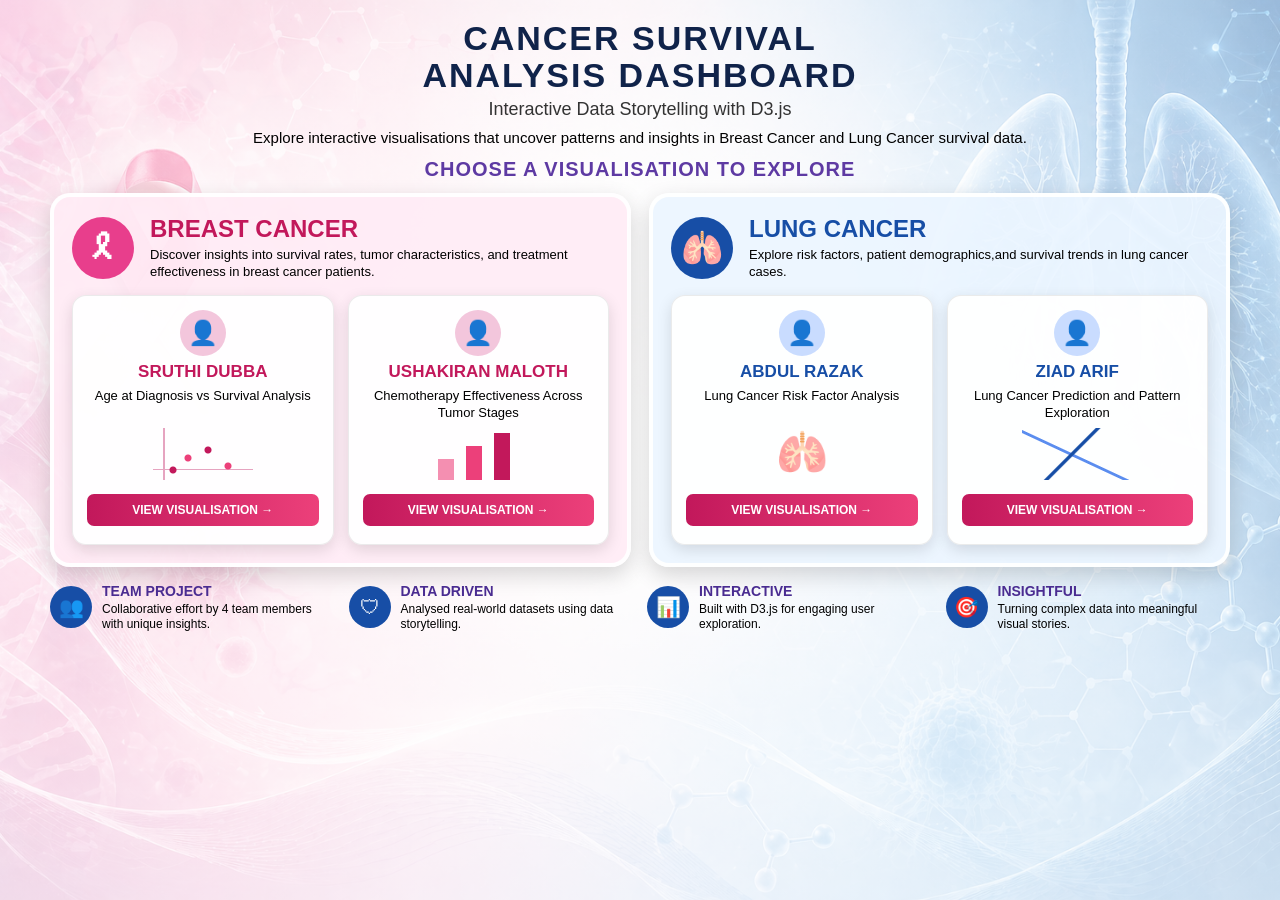
<file: index.html>
<!DOCTYPE html>
<html lang="en">
<head>
<meta charset="UTF-8">
<title>Cancer Survival Analysis Dashboard</title>
<link rel="stylesheet" href="home.css">
</head>

<body>

<section class="hero">

    <div class="hero-overlay">

        <h1>Cancer Survival<br>Analysis Dashboard</h1>
        <p class="subtitle">Interactive Data Storytelling with D3.js</p>

        <p class="description">
            Explore interactive visualisations that uncover patterns and insights
            in Breast Cancer and Lung Cancer survival data.
        </p>

        <h2 class="choose-title">Choose a Visualisation to Explore</h2>

        <div class="main-grid">

            <!-- BREAST CANCER -->
            <div class="cancer-card breast">

                <div class="section-header">
                    <div class="big-icon">🎗</div>
                    <div>
                        <h2>Breast Cancer</h2>
                        <p>
                            Discover insights into survival rates, tumor characteristics,
                            and treatment effectiveness in breast cancer patients.
                        </p>
                    </div>
                </div>

                <div class="member-grid">

                    <div class="member-card">
                        <div class="avatar">👤</div>
                        <h3>Sruthi Dubba</h3>
                        <p>Age at Diagnosis vs Survival Analysis</p>
                        <div class="mini-chart scatter"></div>
                        <button onclick="window.location.href='S3544788_Sruthi_Dubba/Sto1.html'">
                            View Visualisation →
                        </button>
                    </div>

                    <div class="member-card">
                        <div class="avatar">👤</div>
                        <h3>Ushakiran Maloth</h3>
                        <p>Chemotherapy Effectiveness Across Tumor Stages</p>
                        <div class="mini-chart bars"></div>
                        <button onclick="window.location.href='S3387109_UshaKiran_Maloth/index.html'">
                            View Visualisation →
                        </button>
                    </div>

                </div>
            </div>

            <!-- LUNG CANCER -->
            <div class="cancer-card lung">

                <div class="section-header">
                    <div class="big-icon lung-icon">🫁</div>
                    <div>
                        <h2>Lung Cancer</h2>
                        <p>
                            Explore risk factors, patient demographics,and survival trends in lung cancer cases.
                        </p>
                    </div>
                </div>

                <div class="member-grid">

                    <div class="member-card">
                        <div class="avatar blue">👤</div>
                        <h3>Abdul Razak</h3>
                        <p>Lung Cancer Risk Factor Analysis</p>
                        <div class="mini-chart lung-mini">🫁</div>
                        <button  onclick="window.location.href='Abdul_Razak/interface2.html'">
                            View Visualisation →
                        </button>
                    </div>

                    <div class="member-card">
                        <div class="avatar blue">👤</div>
                        <h3>Ziad Arif</h3>
                        <p>Lung Cancer Prediction and Pattern Exploration</p>
                        <div class="mini-chart line"></div>
                        <button onclick="window.location.href='Ziad_Arif/interface3.html'">
                            View Visualisation →
                        </button>
                    </div>

                </div>

            </div>

        </div>

        <div class="features">

            <div class="feature-box">
                <div class="feature-icon">👥</div>
                <div>
                    <h3>Team Project</h3>
                    <p>Collaborative effort by 4 team members with unique insights.</p>
                </div>
            </div>

            <div class="feature-box">
                <div class="feature-icon">🛡</div>
                <div>
                    <h3>Data Driven</h3>
                    <p>Analysed real-world datasets using data storytelling.</p>
                </div>
            </div>

            <div class="feature-box">
                <div class="feature-icon">📊</div>
                <div>
                    <h3>Interactive</h3>
                    <p>Built with D3.js for engaging user exploration.</p>
                </div>
            </div>

            <div class="feature-box">
                <div class="feature-icon">🎯</div>
                <div>
                    <h3>Insightful</h3>
                    <p>Turning complex data into meaningful visual stories.</p>
                </div>
            </div>

        </div>

    </div>

</section>

</body>
</html>
</file>
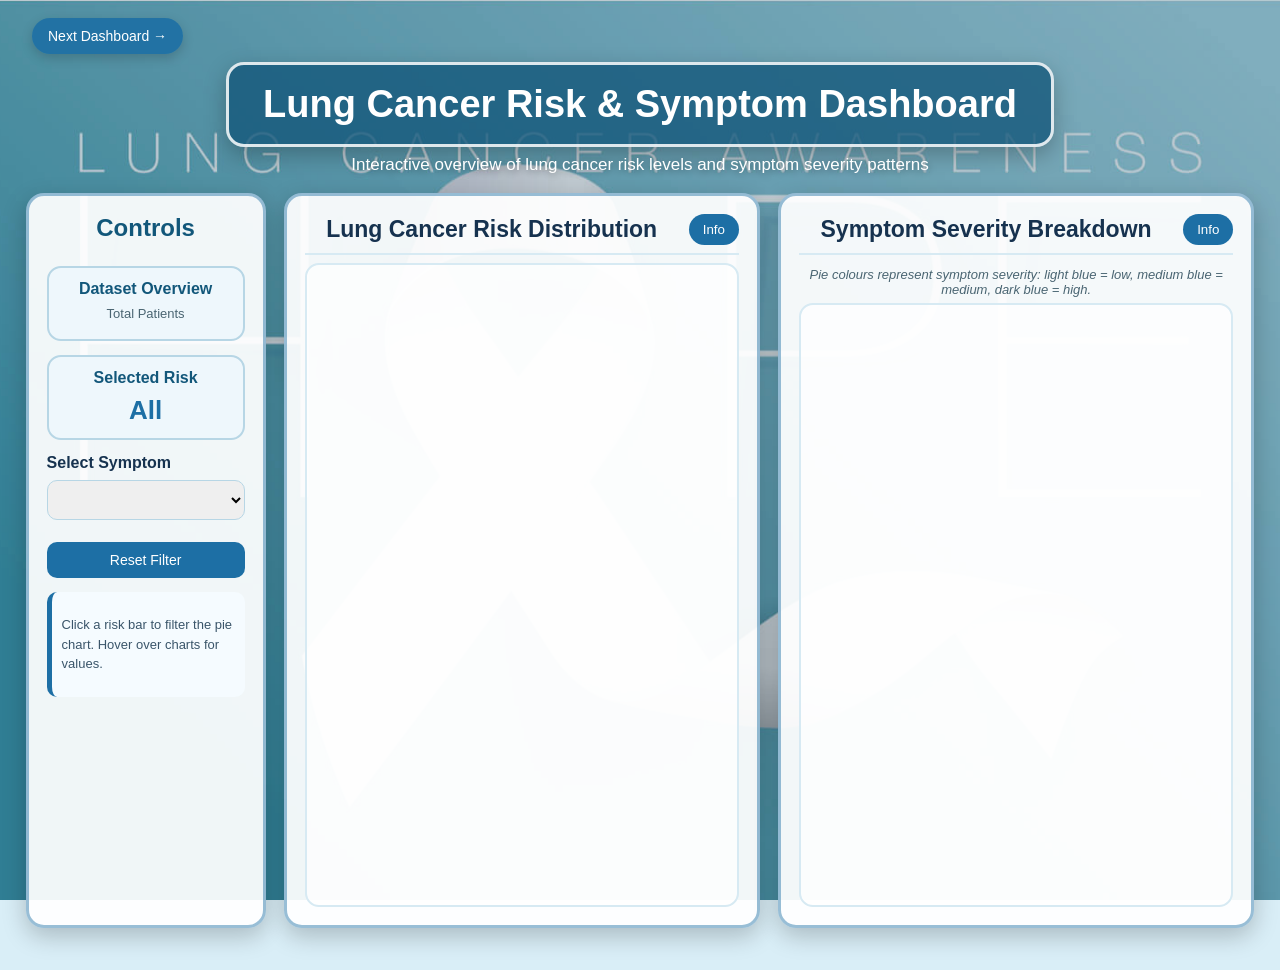
<file: Abdul_Razak/interface2.html>
<!DOCTYPE html>
<html lang="en">
<head>
  <meta charset="UTF-8">
  <title>Lung Cancer Dashboard</title>

  <script src="https://d3js.org/d3.v7.min.js"></script>
  <link rel="stylesheet" href="../Abdul_Razak/styleZ.css">
</head>

<body>

  <div class="top-bar">
    <a href="../Ziad_Arif/interface3.html" class="back-home-btn">Next Dashboard →</a>
  </div>

  <h1 class="dashboard-title">
    Lung Cancer Risk & Symptom Dashboard
  </h1>

  <p class="hero-subtitle">
    Interactive overview of lung cancer risk levels and symptom severity patterns
  </p>

  <div id="dashboard">

    <div id="controls">

      <h3>Controls</h3>

      <div id="stats" class="kpi-box">
        <h4>Dataset Overview</h4>
        <p>Total Patients</p>
        <span id="totalPatients"></span>
      </div>

      <div class="kpi-box">
        <h4>Selected Risk</h4>
        <span id="selectedGroup">All</span>
      </div>

      <label><b>Select Symptom</b></label>
      <select id="symptomSelect"></select>

      <button id="resetBtn">Reset Filter</button>

      <div class="info-text">
        <p>
          Click a risk bar to filter the pie chart.
          Hover over charts for values.
        </p>
      </div>

    </div>

    <div class="chart-panel">

      <div class="chart-header">
        <h3>Lung Cancer Risk Distribution</h3>
        <button onclick="toggleNote('riskNote')">Info</button>
      </div>

      <div id="riskNote" class="info-box">
        This chart shows how patients are distributed across Low, Medium, and High lung cancer risk levels.
        It gives the main overview before exploring symptoms in more detail.
      </div>

      <div id="chart"></div>

    </div>

    <div class="chart-panel">

      <div class="chart-header">
        <h3>Symptom Severity Breakdown</h3>
        <button onclick="toggleNote('pieNote')">Info</button>
      </div>

      <div id="pieNote" class="info-box">
        This pie chart shows the severity distribution of the selected symptom.
        When a risk level is selected from the bar chart, the pie chart updates to show that group only.
      </div>

      <p class="pie-description">
        Pie colours represent symptom severity: light blue = low, medium blue = medium, dark blue = high.
      </p>

      <div id="pieChart"></div>

    </div>

  </div>

  <div class="tooltip"></div>

  <script src="../Abdul_Razak/interface2.js"></script>

  <script>
    function toggleNote(id){
      const el = document.getElementById(id);
      el.style.display = el.style.display === "block" ? "none" : "block";
    }
  </script>

</body>
</html>
</file>
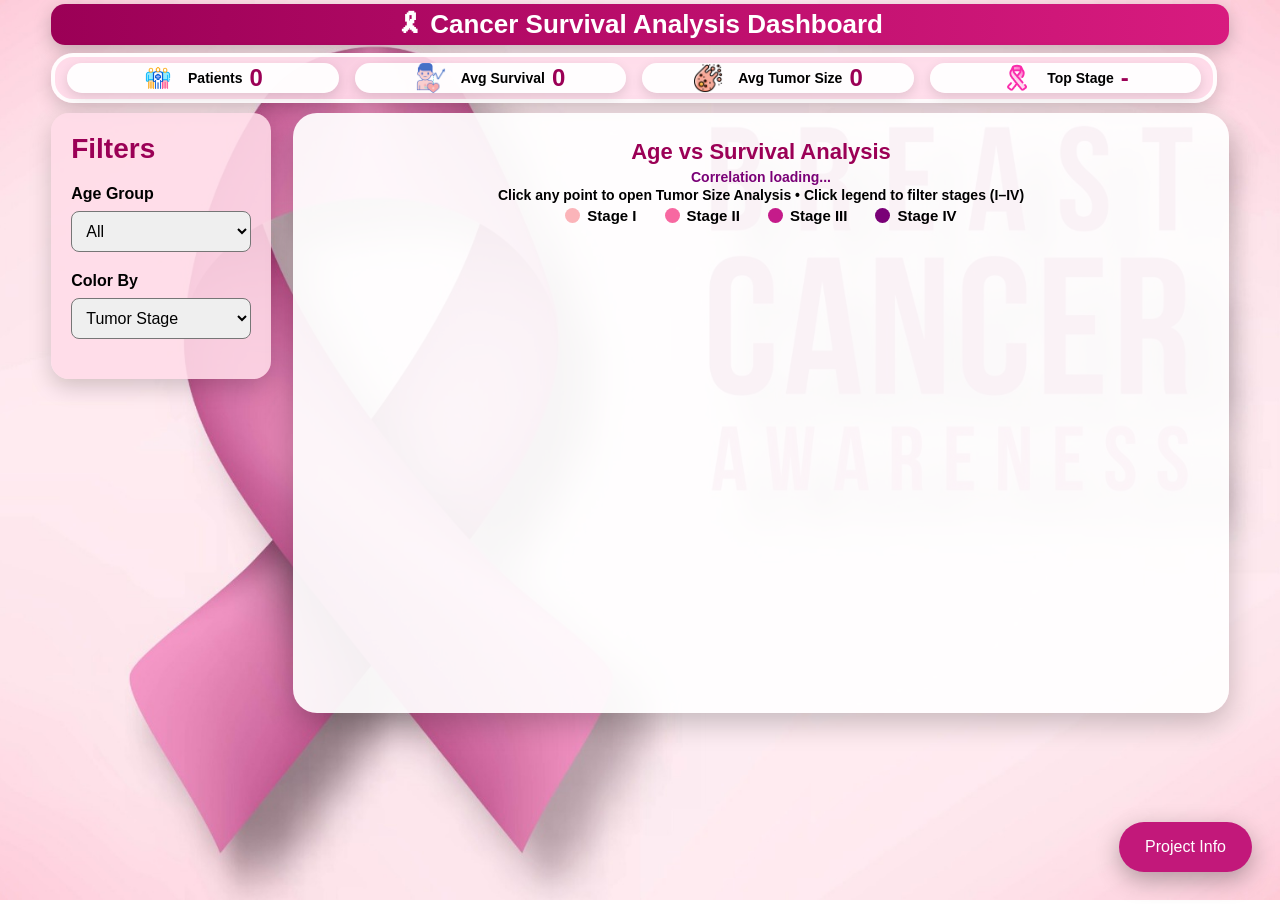
<file: S3544788_Sruthi_Dubba/Sto1.html>
<!DOCTYPE html>
<html lang="en">

<head>
<meta charset="UTF-8">
<title>Cancer Survival Analysis Dashboard</title>

<link rel="stylesheet" href="Style.css">
<script src="https://d3js.org/d3.v7.min.js"></script>
</head>

<body>

<!-- MAIN HEADER -->
<h1 class="dashboard-title">
    🎗 Cancer Survival Analysis Dashboard
</h1>

<div class="dashboard-wrapper">

    <!-- KPI PANEL -->
    <div class="kpi-panel">

        <div class="kpi-box">
            <span class="kpi-icon"><img src="icons8-patients-50 (1).png" alt="Patients"></span>
            <div>
                <span class="kpi-label">Patients</span>
                <span class="kpi-value" id="kpiPatients">0</span>
            </div>
        </div>

        <div class="kpi-box">
            <span class="kpi-icon"><img src="icons8-survival-64.png" alt="Avg Survival"></span>
            <div>
                <span class="kpi-label">Avg Survival</span>
                <span class="kpi-value" id="kpiSurvival">0</span>
            </div>
        </div>

        <div class="kpi-box">
            <span class="kpi-icon">
            <img src="icons8-tumor-64.png" alt="Tumor Size"></span>
            <div>
                <span class="kpi-label">Avg Tumor Size</span>
                <span class="kpi-value" id="kpiTumor">0</span>
            </div>
        </div>

        <div class="kpi-box">
            <span class="kpi-icon"><img src="icons8-breast-cancer-48.png" alt="Top Stage"></span>
            <div>
                <span class="kpi-label">Top Stage</span>
                <span class="kpi-value" id="kpiStage">-</span>
            </div>
        </div>

    </div>

    <!-- MAIN CONTENT -->
    <div class="main-layout">

        <!-- SIDEBAR -->
        <div class="sidebar">
            <h3>Filters</h3>

            <div class="filter-box">
                <label>Age Group</label>
                <select id="ageFilter">
                    <option value="All">All</option>
                </select>
            </div>

            <div class="filter-box">
                <label>Color By</label>
                <select id="colorMode">
                    <option value="stage">Tumor Stage</option>
                    <option value="age">Age Group</option>
                </select>
            </div>
        </div>

        <!-- CHART CARD -->
        <div class="card">

            <h3>Age vs Survival Analysis</h3>

            <p id="correlationText" class="corr-text">
                Correlation loading...
            </p>

            <p class="interaction-hint">
                Click any point to open Tumor Size Analysis • Click legend to filter stages (I–IV)
            </p>

            <!-- LEGEND -->
            <div class="legend">
                <span class="legend-item" data-stage="Stage 1">
                    <span class="legend-color stage1"></span> Stage I
                </span>

                <span class="legend-item" data-stage="Stage 2">
                    <span class="legend-color stage2"></span> Stage II
                </span>

                <span class="legend-item" data-stage="Stage 3">
                    <span class="legend-color stage3"></span> Stage III
                </span>

                <span class="legend-item" data-stage="Stage 4">
                    <span class="legend-color stage4"></span> Stage IV
                </span>
            </div>

            <!-- CHART -->
            <svg id="chart" width="950" height="500"></svg>

        </div>

    </div>

</div>

<!-- FLOATING BUTTON -->
<button id="infoBtn">Project Info</button>

<!-- MODAL -->
<div id="projectModal" class="modal">

    <div class="modal-content">

        <span id="closeModal">&times;</span>

        <h2>About This Project</h2>

        <p>
            This dashboard explores how age, tumor stage, and tumor size affect
            cancer survival outcomes. The visualisations are built using D3.js.
        </p>

        <h3>Project Files</h3>

        <ul>
            <li>sto1.html – Age vs Survival Scatter Plot</li>
            <li>sto2.html – Tumor Size Impact Chart</li>
            <li>Sto1.js – Scatter Plot Logic</li>
            <li>Sto2.js – Histogram Logic</li>
            <li>Style.css – Dashboard Styling</li>
        </ul>

        <br>

        <button onclick="window.open('https://github.com/SruthiDubba/breast-cancer-survival-visualization')">
            View Full Code on GitHub
        </button>

        

    </div>

</div>

<!-- TOOLTIP -->
<div class="tooltip"></div>

<!-- SCRIPT -->
<script src="Sto1.js"></script>

</body>
</html>
</file>
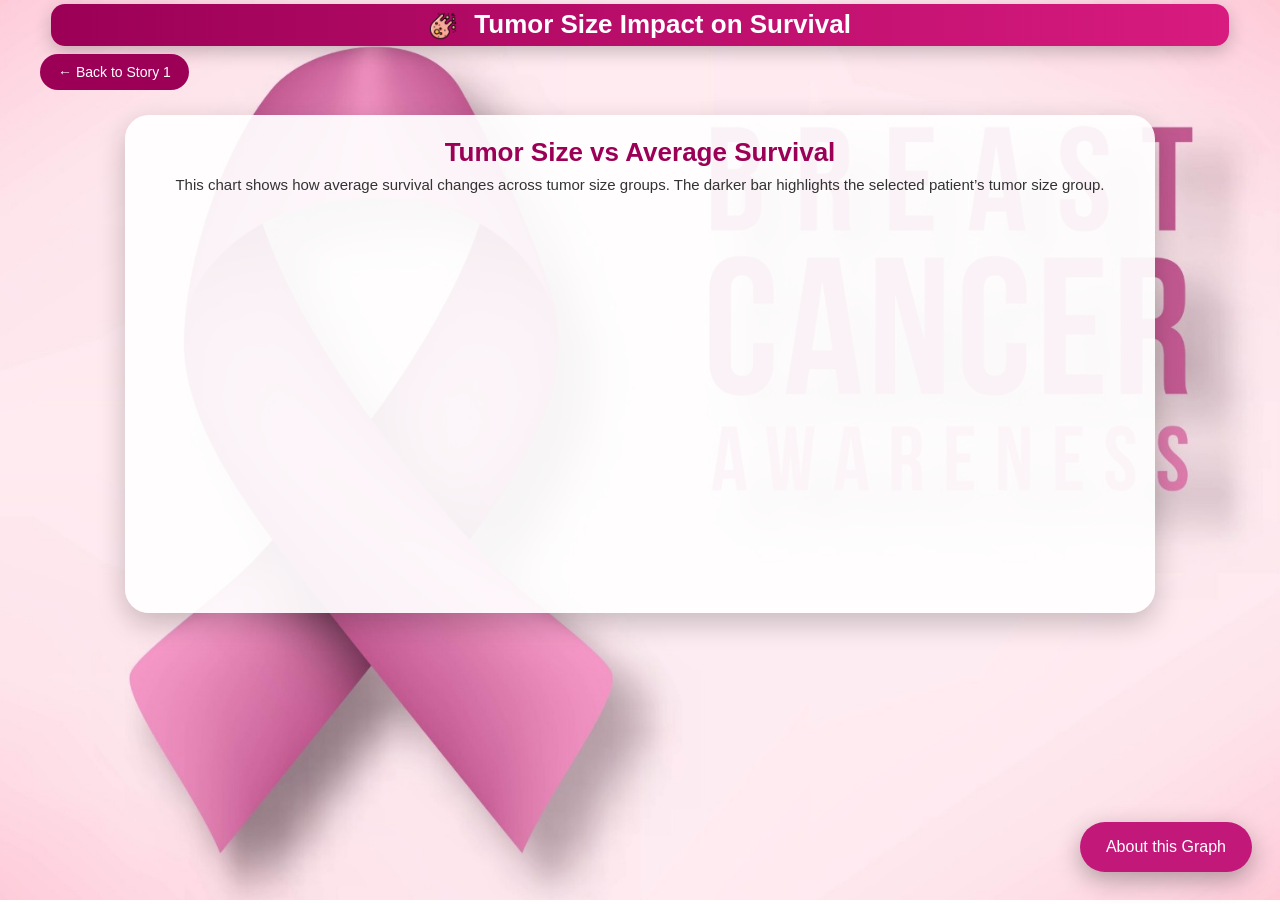
<file: S3544788_Sruthi_Dubba/Sto2.html>
<!DOCTYPE html>
<html lang="en">

<head>
<meta charset="UTF-8">
<title>Tumor Size Impact</title>

<link rel="stylesheet" href="Style.css">
<script src="https://d3js.org/d3.v7.min.js"></script>
</head>

<body>

<h1 class="dashboard-title">
    <img src="icons8-tumor-64.png" class="title-icon">
    Tumor Size Impact on Survival
</h1>

<button onclick="window.location.href='Sto1.html'" class="back-btn">
    ← Back to Story 1
</button>

<div class="story2-card">

    <h2>Tumor Size vs Average Survival</h2>

    <p class="story2-subtitle">
        This chart shows how average survival changes across tumor size groups.
        The darker bar highlights the selected patient’s tumor size group.
    </p>

    <svg id="chart2" width="900" height="430"></svg>

</div>

<button id="aboutBtn">About this Graph</button>

<div id="aboutModal" class="modal">

    <div class="modal-content">

        <span id="closeModal">&times;</span>

        <h2>About This Visualization</h2>

        <p>
            This bar chart explores the relationship between tumor size and
            average survival months.
        </p>

        <p>
            Tumor sizes are grouped into ranges and the chart displays the
            average survival for patients within each group.
        </p>

        <p>
            The darker bar highlights the tumor size selected from the previous
            scatter plot in Story 1.
        </p>

    </div>

</div>

<div class="tooltip"></div>

<script src="Sto2.js"></script>

</body>
</html>
</file>
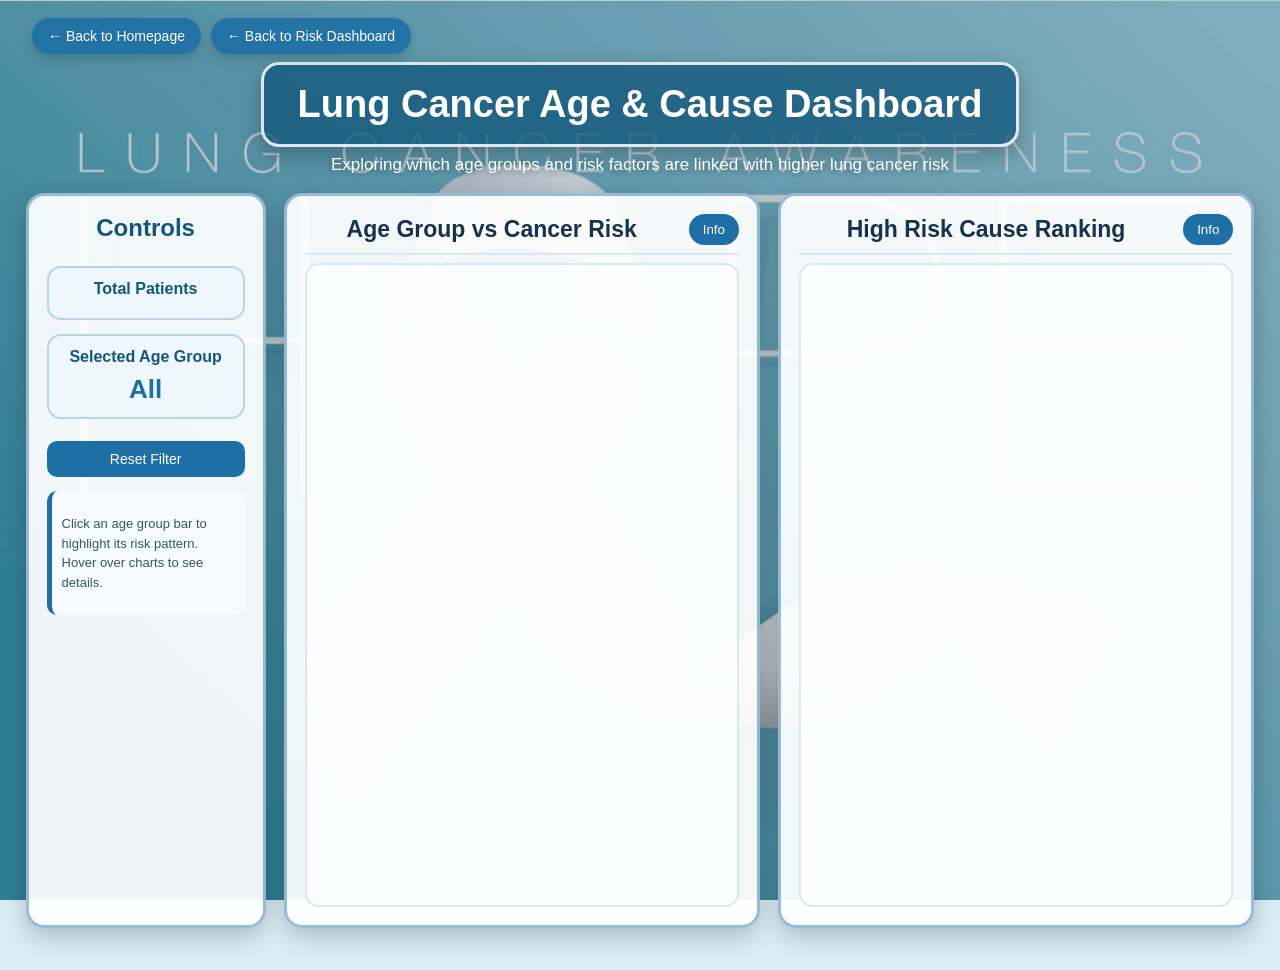
<file: Ziad_Arif/interface3.html>
<!DOCTYPE html>
<html lang="en">
<head>
  <meta charset="UTF-8">
  <title>Lung Cancer Age & Cause Dashboard</title>

  <script src="https://d3js.org/d3.v7.min.js"></script>
  <link rel="stylesheet" href="../Ziad_Arif/styleZ.css">
</head>

<body>

  <div class="top-bar">
    <a href="../home.html" class="back-home-btn">← Back to Homepage</a>
    <a href="../Abdul_Razak/interface2.html" class="back-home-btn">← Back to Risk Dashboard</a>
  </div>

  <h1 class="dashboard-title">
    Lung Cancer Age & Cause Dashboard
  </h1>

  <p class="hero-subtitle">
    Exploring which age groups and risk factors are linked with higher lung cancer risk
  </p>

  <div id="dashboard">

    <div id="controls">

      <h3>Controls</h3>

      <div class="kpi-box">
        <h4>Total Patients</h4>
        <span id="totalPatients"></span>
      </div>

      <div class="kpi-box">
        <h4>Selected Age Group</h4>
        <span id="selectedAge">All</span>
      </div>

      <button id="resetBtn">Reset Filter</button>

      <div class="info-text">
        <p>
          Click an age group bar to highlight its risk pattern.
          Hover over charts to see details.
        </p>
      </div>

    </div>

    <div class="chart-panel">

      <div class="chart-header">
        <h3>Age Group vs Cancer Risk</h3>
        <button onclick="toggleNote('ageNote')">Info</button>
      </div>

      <div id="ageNote" class="info-box">
        This chart groups patients by age range and compares how many fall into Low,
        Medium, and High lung cancer risk categories.
      </div>

      <div id="ageChart"></div>

    </div>

    <div class="chart-panel">

      <div class="chart-header">
        <h3>High Risk Cause Ranking</h3>
        <button onclick="toggleNote('causeNote')">Info</button>
      </div>

      <div id="causeNote" class="info-box">
        This chart ranks major lifestyle and health factors by their average score
        among High Risk patients. Higher bars suggest stronger presence in the high-risk group.
      </div>

      <div id="causeChart"></div>

    </div>

  </div>

  <div class="tooltip"></div>

  <script src="../Ziad_Arif/interface3.js"></script>

  <script>
    function toggleNote(id){
      const el = document.getElementById(id);
      el.style.display = el.style.display === "block" ? "none" : "block";
    }
  </script>

</body>
</html>
</file>
<file: home.css>
* {
    box-sizing: border-box;
}

html, body {
    margin: 0;
    height: 100%;
    overflow: hidden;
    font-family: Arial, sans-serif;
}

body {
    background: linear-gradient(120deg, #f9dce9, #e8f2ff);
}

.hero {
    height: 100vh;
    overflow: hidden;
    padding: 18px 50px;
    background:
        linear-gradient(rgba(255,255,255,0.55), rgba(255,255,255,0.72)),
        url("images/Home.png");
    background-size: cover;
    background-position: center;
}

.hero-overlay {
    height: 100%;
}

h1 {
    text-align: center;
    font-size: 34px;
    line-height: 1.1;
    margin: 2px 0 4px 0;
    color: #10234a;
    text-transform: uppercase;
    letter-spacing: 2px;
    white-space: nowrap;
}

.subtitle {
    text-align: center;
    font-size: 18px;
    color: #333;
    margin: 4px 0;
}

.description {
    text-align: center;
    max-width: 850px;
    margin: 8px auto;
    font-size: 15px;
    line-height: 1.35;
}

.choose-title {
    text-align: center;
    color: #5e3aa3;
    text-transform: uppercase;
    letter-spacing: 1px;
    font-size: 20px;
    margin: 10px 0 12px 0;
}

.main-grid {
    display: grid;
    grid-template-columns: 1fr 1fr;
    gap: 18px;
    max-width: 1450px;
    margin: 0 auto;
}

.cancer-card {
    padding: 18px;
    border-radius: 20px;
    background: rgba(255,255,255,0.86);
    border: 4px solid rgba(255,255,255,0.9);
    box-shadow: 0 8px 22px rgba(0,0,0,0.16);
}

.breast {
    background: rgba(255, 235, 245, 0.9);
}

.lung {
    background: rgba(235, 245, 255, 0.9);
}

.section-header {
    display: flex;
    align-items: center;
    gap: 16px;
    margin-bottom: 14px;
}

.big-icon {
    width: 62px;
    height: 62px;
    background: #e83e8c;
    color: white;
    border-radius: 50%;
    font-size: 34px;
    display: flex;
    align-items: center;
    justify-content: center;
    flex-shrink: 0;
}

.lung-icon {
    background: #174ea6;
}

.section-header h2 {
    margin: 0;
    color: #c2185b;
    font-size: 24px;
    text-transform: uppercase;
}

.lung .section-header h2 {
    color: #174ea6;
}

.section-header p {
    margin: 4px 0 0;
    font-size: 13px;
    line-height: 1.3;
}

.member-grid {
    display: grid;
    grid-template-columns: 1fr 1fr;
    gap: 14px;
}

.member-card {
    background: rgba(255,255,255,0.92);
    border-radius: 14px;
    padding: 14px;
    text-align: center;
    box-shadow: 0 5px 15px rgba(0,0,0,0.12);
    border: 1px solid rgba(0,0,0,0.08);
    min-height: 250px;
}

.avatar {
    width: 46px;
    height: 46px;
    margin: 0 auto 6px;
    border-radius: 50%;
    background: #f3c6dc;
    color: #c2185b;
    display: flex;
    align-items: center;
    justify-content: center;
    font-size: 24px;
}

.avatar.blue {
    background: #c9dcff;
    color: #174ea6;
}

.member-card h3 {
    color: #c2185b;
    margin: 6px 0;
    font-size: 17px;
    text-transform: uppercase;
}

.lung .member-card h3 {
    color: #174ea6;
}

.member-card p {
    font-size: 13px;
    line-height: 1.3;
    min-height: 34px;
    margin: 6px 0;
}

.member-card button {
    width: 100%;
    padding: 9px;
    border: none;
    border-radius: 7px;
    background: linear-gradient(90deg, #c2185b, #ec407a);
    color: white;
    text-transform: uppercase;
    font-weight: bold;
    font-size: 12px;
    cursor: pointer;
    margin-top: 8px;
}

.member-card button:hover {
    transform: scale(1.02);
}

.blue-btn {
    background: linear-gradient(90deg, #174ea6, #0d47a1) !important;
}

.mini-chart {
    height: 52px;
    margin: 6px auto;
}

.scatter {
    width: 100px;
    background:
        radial-gradient(circle at 20px 42px, #c2185b 3px, transparent 4px),
        radial-gradient(circle at 35px 30px, #ec407a 3px, transparent 4px),
        radial-gradient(circle at 55px 22px, #c2185b 3px, transparent 4px),
        radial-gradient(circle at 75px 38px, #ec407a 3px, transparent 4px),
        linear-gradient(to right, transparent 10%, #e6a4c0 10%, #e6a4c0 12%, transparent 12%),
        linear-gradient(to top, transparent 20%, #e6a4c0 20%, #e6a4c0 22%, transparent 22%);
}

.bars {
    width: 100px;
    background:
        linear-gradient(to top, #f48fb1 40%, transparent 40%) 10px bottom / 16px 52px no-repeat,
        linear-gradient(to top, #ec407a 65%, transparent 65%) 38px bottom / 16px 52px no-repeat,
        linear-gradient(to top, #c2185b 90%, transparent 90%) 66px bottom / 16px 52px no-repeat;
}

.lung-mini {
    font-size: 42px;
    color: #174ea6;
}

.line {
    width: 110px;
    background:
        linear-gradient(135deg, transparent 45%, #174ea6 46%, #174ea6 48%, transparent 49%),
        linear-gradient(25deg, transparent 45%, #5b8def 46%, #5b8def 48%, transparent 49%);
}

.features {
    max-width: 1450px;
    margin: 16px auto 0;
    display: grid;
    grid-template-columns: repeat(4, 1fr);
    gap: 14px;
}

.feature-box {
    display: flex;
    gap: 10px;
    align-items: center;
}

.feature-icon {
    width: 42px;
    height: 42px;
    border-radius: 50%;
    background: #174ea6;
    color: white;
    display: flex;
    align-items: center;
    justify-content: center;
    font-size: 20px;
    flex-shrink: 0;
}

.feature-box h3 {
    margin: 0;
    color: #4a2c91;
    text-transform: uppercase;
    font-size: 14px;
}

.feature-box p {
    margin: 3px 0 0;
    font-size: 12px;
    line-height: 1.25;
}
</file>
<file: Abdul_Razak/styleZ.css>
html{
  scroll-behavior:smooth;
}

body{
  margin:0;
  font-family:Arial, sans-serif;
  background-color:#d9eef7;
  background-image:url("../Abdul_Razak/lung-background.jpg");
  background-size:cover;
  background-position:center;
  background-repeat:no-repeat;
  background-attachment:fixed;
  color:#16324f;
}

body::before{
  content:"";
  position:fixed;
  top:0;
  left:0;
  width:100%;
  height:100%;
  background:rgba(0,40,70,0.25);
  z-index:-1;
}

.top-bar{
  width:95%;
  margin:18px auto 8px auto;
  display:flex;
  gap:10px;
}

.back-home-btn{
  text-decoration:none;
  color:white;
  background:rgba(29,111,165,0.9);
  padding:10px 16px;
  border-radius:24px;
  font-size:14px;
  box-shadow:0 4px 12px rgba(0,0,0,0.18);
}

.back-home-btn:hover{
  background:#12577a;
}

.dashboard-title{
  color:white;
  background:rgba(18,87,122,0.78);
  padding:18px 34px;
  font-size:38px;
  font-weight:bold;
  border:3px solid rgba(255,255,255,0.85);
  border-radius:18px;
  width:fit-content;
  margin:8px auto;
  box-shadow:0 8px 22px rgba(0,0,0,0.25);
}

.hero-subtitle{
  color:white;
  text-align:center;
  font-size:17px;
  margin:8px 0 18px 0;
  text-shadow:0 2px 8px rgba(0,0,0,0.4);
}

#dashboard{
  width:96%;
  height:calc(100vh - 165px);
  margin:0 auto 20px auto;
  display:grid;
  grid-template-columns:240px 1fr 1fr;
  gap:18px;
  align-items:stretch;
}

#controls,
.chart-panel{
  background:rgba(255,255,255,0.93);
  border:3px solid rgba(29,111,165,0.45);
  border-radius:18px;
  box-shadow:0 8px 24px rgba(0,0,0,0.22);
  padding:18px;
}

#controls{
  text-align:left;
}

#controls h3{
  margin-top:0;
  color:#12577a;
  font-size:24px;
  text-align:center;
}

.kpi-box{
  background:#eef7fc;
  border:2px solid #b7d6e5;
  border-radius:14px;
  padding:12px;
  margin-bottom:14px;
  text-align:center;
}

.kpi-box h4{
  margin:0 0 8px 0;
  color:#12577a;
}

.kpi-box p{
  margin:0;
  font-size:13px;
  color:#4a6572;
}

.kpi-box span{
  display:block;
  margin-top:6px;
  font-size:26px;
  font-weight:bold;
  color:#1d6fa5;
}

#symptomSelect,
#resetBtn{
  width:100%;
  margin-top:8px;
  margin-bottom:14px;
  padding:10px;
  border-radius:10px;
  border:1px solid #b7d6e5;
  font-size:14px;
}

#resetBtn{
  background:#1d6fa5;
  color:white;
  border:none;
  cursor:pointer;
}

#resetBtn:hover{
  background:#12577a;
}

.info-text{
  background:#f5fbff;
  border-left:5px solid #1d6fa5;
  border-radius:10px;
  padding:10px;
  font-size:13px;
  line-height:1.5;
  color:#3a556a;
}

.chart-panel{
  display:flex;
  flex-direction:column;
  overflow:hidden;
}

.chart-header{
  display:flex;
  justify-content:space-between;
  align-items:center;
  gap:10px;
  border-bottom:2px solid #d7eaf3;
  padding-bottom:8px;
  margin-bottom:8px;
}

.chart-header h3{
  margin:0;
  color:#16324f;
  font-size:23px;
  text-align:center;
  flex:1;
}

.chart-header button{
  background:#1d6fa5;
  color:white;
  border:none;
  padding:8px 14px;
  border-radius:20px;
  cursor:pointer;
}

.chart-header button:hover{
  background:#12577a;
}

.info-box{
  display:none;
  background:#eef7fc;
  border-left:5px solid #1d6fa5;
  border-radius:10px;
  padding:10px 12px;
  text-align:left;
  font-size:14px;
  line-height:1.5;
  color:#234;
  margin-bottom:8px;
}

.pie-description{
  margin:4px 0 6px 0;
  font-size:13px;
  color:#4a6572;
  font-style:italic;
  text-align:center;
}

#chart,
#pieChart{
  flex:1;
  display:flex;
  justify-content:center;
  align-items:center;
  border:2px solid #d7eaf3;
  border-radius:14px;
  background:rgba(255,255,255,0.75);
  min-height:0;
}

svg{
  display:block;
  max-width:100%;
  max-height:100%;
}

.tooltip{
  position:absolute;
  background:white;
  padding:10px 12px;
  border-radius:8px;
  font-size:13px;
  box-shadow:0 3px 12px rgba(0,0,0,0.25);
  pointer-events:none;
  opacity:0;
  border:1px solid #d7eaf3;
}

.axis-label,
.chart-title,
.pie-title,
.value{
  fill:#16324f;
}

#ageChart,
#causeChart{
  flex:1;
  display:flex;
  justify-content:center;
  align-items:center;
  border:2px solid #d7eaf3;
  border-radius:14px;
  background:rgba(255,255,255,0.75);
  min-height:0;
}
</file>
<file: S3544788_Sruthi_Dubba/Style.css>
body{
margin:0;
font-family: Arial, sans-serif;
background-image: url("Background1.jpeg");
background-size: cover;
background-position: center;
background-attachment: fixed;
}

html, body {
    height: 100%;
}

/* TITLE */
.dashboard-title {
    width: 92%;
    margin: 4px auto 8px auto;
    padding: 6px 0;
    text-align: center;
    color: white;
    background: linear-gradient(90deg, #9b0056, #d81b7f);
    border-radius: 14px;
    font-size: 26px;
    font-weight: 700;
    line-height: 1.1;
    box-shadow: 0 6px 18px rgba(0,0,0,0.22);
}

/* MAIN WRAPPER */
.dashboard-wrapper {
    width: 92%;
    margin: 0 auto;
}

/* KPI PANEL */
.kpi-panel { width: 96.3%; padding: 10px 16px; 
  /* 🔥 reduced from 16px */ 
  display: flex; 
  gap: 16px; 
  align-items: center;
  justify-content: space-between;
  background: rgba(255, 220, 235, 0.88);
  border: 4px solid rgba(255,255,255,0.9);
  border-radius: 22px; 
  box-shadow: 0 6px 18px rgba(0,0,0,0.18); 
  margin-bottom: 10px;
  padding: 6px 12px;}

.kpi-box {
    flex: 1;
    height: 30px;
    display: flex;
    align-items: center;
    justify-content: center;
    gap: 15px;

    padding: 8px 12px;
    background: rgba(255,255,255,0.95);
    border-radius: 16px;
    box-shadow: 0 4px 12px rgba(0,0,0,0.12);
    box-sizing: border-box;
}

.kpi-box div {
    display: flex;
    align-items: center;
    gap: 7px;
}

.kpi-icon {
    width: 30px;              /* fixed space for icon */
    height: 30px;

    display: flex;
    align-items: center;
    justify-content: center;

    overflow: hidden;         /* 🔥 prevents spilling out */
}

.kpi-icon img {
    width: 100%;
    height: 100%;
    object-fit: contain;
}



.kpi-label {
    font-size: 14px;
    color:black;
    font-weight: 700;
}

.kpi-value {
    font-size: 24px;
    font-weight: 800;
    color: #9b0056;
}

/* LAYOUT */
.main-layout {
    display: flex;
    align-items: flex-start;
    gap: 22px;
}

/* SIDEBAR */
.sidebar {
    width: 220px;
    flex-shrink: 0;

    padding: 20px;
    margin-top: 0;
    background: rgba(255, 220, 233, 0.88);
    border-radius: 18px;
    box-shadow: 0 8px 22px rgba(0,0,0,0.18);
    box-sizing: border-box;
}

.sidebar h3 {
    margin: 0 0 20px 0;
    color: #9b0056;
    font-size: 28px;
}

.filter-box {
    margin-bottom: 20px;
}

.filter-box label {
    display: block;
    font-size: 16px;
    font-weight: bold;
    margin-bottom: 8px;
}

.filter-box select {
    width: 100%;
    padding: 10px;
    border-radius: 8px;
    font-size: 16px;
    box-sizing: border-box;
}

/* CARD */
.card {
    flex: 1;
    height: 600px;
    padding: 26px 32px;
    background: rgba(255,255,255,0.92);
    border-radius: 24px;
    font-size: 10px;
    font-weight: 700;

    box-shadow: 0 10px 28px rgba(0,0,0,0.22);
    text-align: center;
    box-sizing: border-box;
}


.card h3 {
    margin: 0 0 4px 0;     /* less space below */
    font-size: 22px;       /* 🔥 smaller heading */
    color: #9b0056;
}

/* TEXTS */
.corr-text {
    margin: 2px 0;
    color: #7a0177;
    font-size: 14px;
    font-weight: bold;
}
.interaction-hint {
    margin: 2px 0 4px 0;
    font-size: 14px;
}

/* LEGEND */
.legend {
    display: flex;
    justify-content: center;
    gap: 28px;
    margin-bottom: 4px;
    font-size: 15px;
}

.legend-item {
    cursor: pointer;
    display: flex;
    align-items: center;
    gap: 7px;
}

.legend-item.off {
    opacity: 0.3;
}

.legend-color {
    width: 15px;
    height: 15px;
    border-radius: 50%;
    display: inline-block;
}

.stage1 { background:#fbb4b9; }
.stage2 { background:#f768a1; }
.stage3 { background:#c51b8a; }
.stage4 { background:#7a0177; }

/* SVG */
svg {
    width: 100%;
    height: 180px;
    border: none;
    border-radius: 12px;
    overflow: visible;
}

/* GRID */
.grid line {
    stroke: #ddd;
    stroke-opacity: 0.5;
}

.grid path {
    stroke-width: 0;
}

/* TOOLTIP */
.tooltip {
    position: absolute;
    background: white;
    padding: 10px 12px;
    border-radius: 8px;
    font-size: 13px;
    box-shadow: 0 3px 12px rgba(0,0,0,0.25);
    pointer-events: none;
    opacity: 0;
}

/* FLOATING BUTTON */
#infoBtn {
    position: fixed;
    bottom: 28px;
    right: 28px;
    padding: 16px 26px;
    background: #c2187a;
    color: white;
    border: none;
    border-radius: 32px;
    font-size: 16px;
    cursor: pointer;
    box-shadow: 0 8px 24px rgba(0,0,0,0.3);
    z-index: 1000;
}

/* MODAL */
.modal {
    display: none;
    position: fixed;
    z-index: 2000;
    left: 0;
    top: 0;
    width: 100%;
    height: 100%;
    background: rgba(0,0,0,0.6);
}

.modal-content {
    background: white;
    margin: 8% auto;
    padding: 25px;
    width: 500px;
    border-radius: 12px;
    position: relative;
}

.story2-card {
    width: 75%;
    margin: 25px auto;
    padding: 22px 35px;
    background: rgba(255,255,255,0.92);
    border-radius: 24px;
    box-shadow: 0 10px 28px rgba(0,0,0,0.22);
    text-align: center;
}
.title-icon {
    width: 28px;
    height: 28px;
    margin-right: 10px;
    vertical-align: middle;
}

.story2-card h2 {
    margin: 0 0 8px 0;
    color: #9b0056;
    font-size: 26px;
}

.story2-subtitle {
    margin: 0 0 14px 0;
    font-size: 15px;
    color: #333;
}

#chart2 {
    width: 100%;
    height: 380px;
    border: none;
}

.back-btn {
    margin-left: 40px;
    padding: 10px 18px;
    border: none;
    border-radius: 20px;
    background: #9b0056;
    color: white;
    font-size: 14px;
    cursor: pointer;
}

#aboutBtn {
    position: fixed;
    bottom: 28px;
    right: 28px;
    padding: 16px 26px;
    background: #c2187a;
    color: white;
    border: none;
    border-radius: 32px;
    font-size: 16px;
    cursor: pointer;
    box-shadow: 0 8px 24px rgba(0,0,0,0.3);
    z-index: 1000;
}
</file>
<file: Ziad_Arif/styleZ.css>
html{
  scroll-behavior:smooth;
}

body{
  margin:0;
  font-family:Arial, sans-serif;
  background-color:#d9eef7;
  background-image:url("../Ziad_Arif/lung-background.jpg");
  background-size:cover;
  background-position:center;
  background-repeat:no-repeat;
  background-attachment:fixed;
  color:#16324f;
}

body::before{
  content:"";
  position:fixed;
  top:0;
  left:0;
  width:100%;
  height:100%;
  background:rgba(0,40,70,0.25);
  z-index:-1;
}

.top-bar{
  width:95%;
  margin:18px auto 8px auto;
  display:flex;
  gap:10px;
}

.back-home-btn{
  text-decoration:none;
  color:white;
  background:rgba(29,111,165,0.9);
  padding:10px 16px;
  border-radius:24px;
  font-size:14px;
  box-shadow:0 4px 12px rgba(0,0,0,0.18);
}

.back-home-btn:hover{
  background:#12577a;
}

.dashboard-title{
  color:white;
  background:rgba(18,87,122,0.78);
  padding:18px 34px;
  font-size:38px;
  font-weight:bold;
  border:3px solid rgba(255,255,255,0.85);
  border-radius:18px;
  width:fit-content;
  margin:8px auto;
  box-shadow:0 8px 22px rgba(0,0,0,0.25);
}

.hero-subtitle{
  color:white;
  text-align:center;
  font-size:17px;
  margin:8px 0 18px 0;
  text-shadow:0 2px 8px rgba(0,0,0,0.4);
}

#dashboard{
  width:96%;
  height:calc(100vh - 165px);
  margin:0 auto 20px auto;
  display:grid;
  grid-template-columns:240px 1fr 1fr;
  gap:18px;
  align-items:stretch;
}

#controls,
.chart-panel{
  background:rgba(255,255,255,0.93);
  border:3px solid rgba(29,111,165,0.45);
  border-radius:18px;
  box-shadow:0 8px 24px rgba(0,0,0,0.22);
  padding:18px;
}

#controls{
  text-align:left;
}

#controls h3{
  margin-top:0;
  color:#12577a;
  font-size:24px;
  text-align:center;
}

.kpi-box{
  background:#eef7fc;
  border:2px solid #b7d6e5;
  border-radius:14px;
  padding:12px;
  margin-bottom:14px;
  text-align:center;
}

.kpi-box h4{
  margin:0 0 8px 0;
  color:#12577a;
}

.kpi-box p{
  margin:0;
  font-size:13px;
  color:#4a6572;
}

.kpi-box span{
  display:block;
  margin-top:6px;
  font-size:26px;
  font-weight:bold;
  color:#1d6fa5;
}

#symptomSelect,
#resetBtn{
  width:100%;
  margin-top:8px;
  margin-bottom:14px;
  padding:10px;
  border-radius:10px;
  border:1px solid #b7d6e5;
  font-size:14px;
}

#resetBtn{
  background:#1d6fa5;
  color:white;
  border:none;
  cursor:pointer;
}

#resetBtn:hover{
  background:#12577a;
}

.info-text{
  background:#f5fbff;
  border-left:5px solid #1d6fa5;
  border-radius:10px;
  padding:10px;
  font-size:13px;
  line-height:1.5;
  color:#3a556a;
}

.chart-panel{
  display:flex;
  flex-direction:column;
  overflow:hidden;
}

.chart-header{
  display:flex;
  justify-content:space-between;
  align-items:center;
  gap:10px;
  border-bottom:2px solid #d7eaf3;
  padding-bottom:8px;
  margin-bottom:8px;
}

.chart-header h3{
  margin:0;
  color:#16324f;
  font-size:23px;
  text-align:center;
  flex:1;
}

.chart-header button{
  background:#1d6fa5;
  color:white;
  border:none;
  padding:8px 14px;
  border-radius:20px;
  cursor:pointer;
}

.chart-header button:hover{
  background:#12577a;
}

.info-box{
  display:none;
  background:#eef7fc;
  border-left:5px solid #1d6fa5;
  border-radius:10px;
  padding:10px 12px;
  text-align:left;
  font-size:14px;
  line-height:1.5;
  color:#234;
  margin-bottom:8px;
}

.pie-description{
  margin:4px 0 6px 0;
  font-size:13px;
  color:#4a6572;
  font-style:italic;
  text-align:center;
}

#chart,
#pieChart{
  flex:1;
  display:flex;
  justify-content:center;
  align-items:center;
  border:2px solid #d7eaf3;
  border-radius:14px;
  background:rgba(255,255,255,0.75);
  min-height:0;
}

svg{
  display:block;
  max-width:100%;
  max-height:100%;
}

.tooltip{
  position:absolute;
  background:white;
  padding:10px 12px;
  border-radius:8px;
  font-size:13px;
  box-shadow:0 3px 12px rgba(0,0,0,0.25);
  pointer-events:none;
  opacity:0;
  border:1px solid #d7eaf3;
}

.axis-label,
.chart-title,
.pie-title,
.value{
  fill:#16324f;
}

#ageChart,
#causeChart{
  flex:1;
  display:flex;
  justify-content:center;
  align-items:center;
  border:2px solid #d7eaf3;
  border-radius:14px;
  background:rgba(255,255,255,0.75);
  min-height:0;
}
</file>
